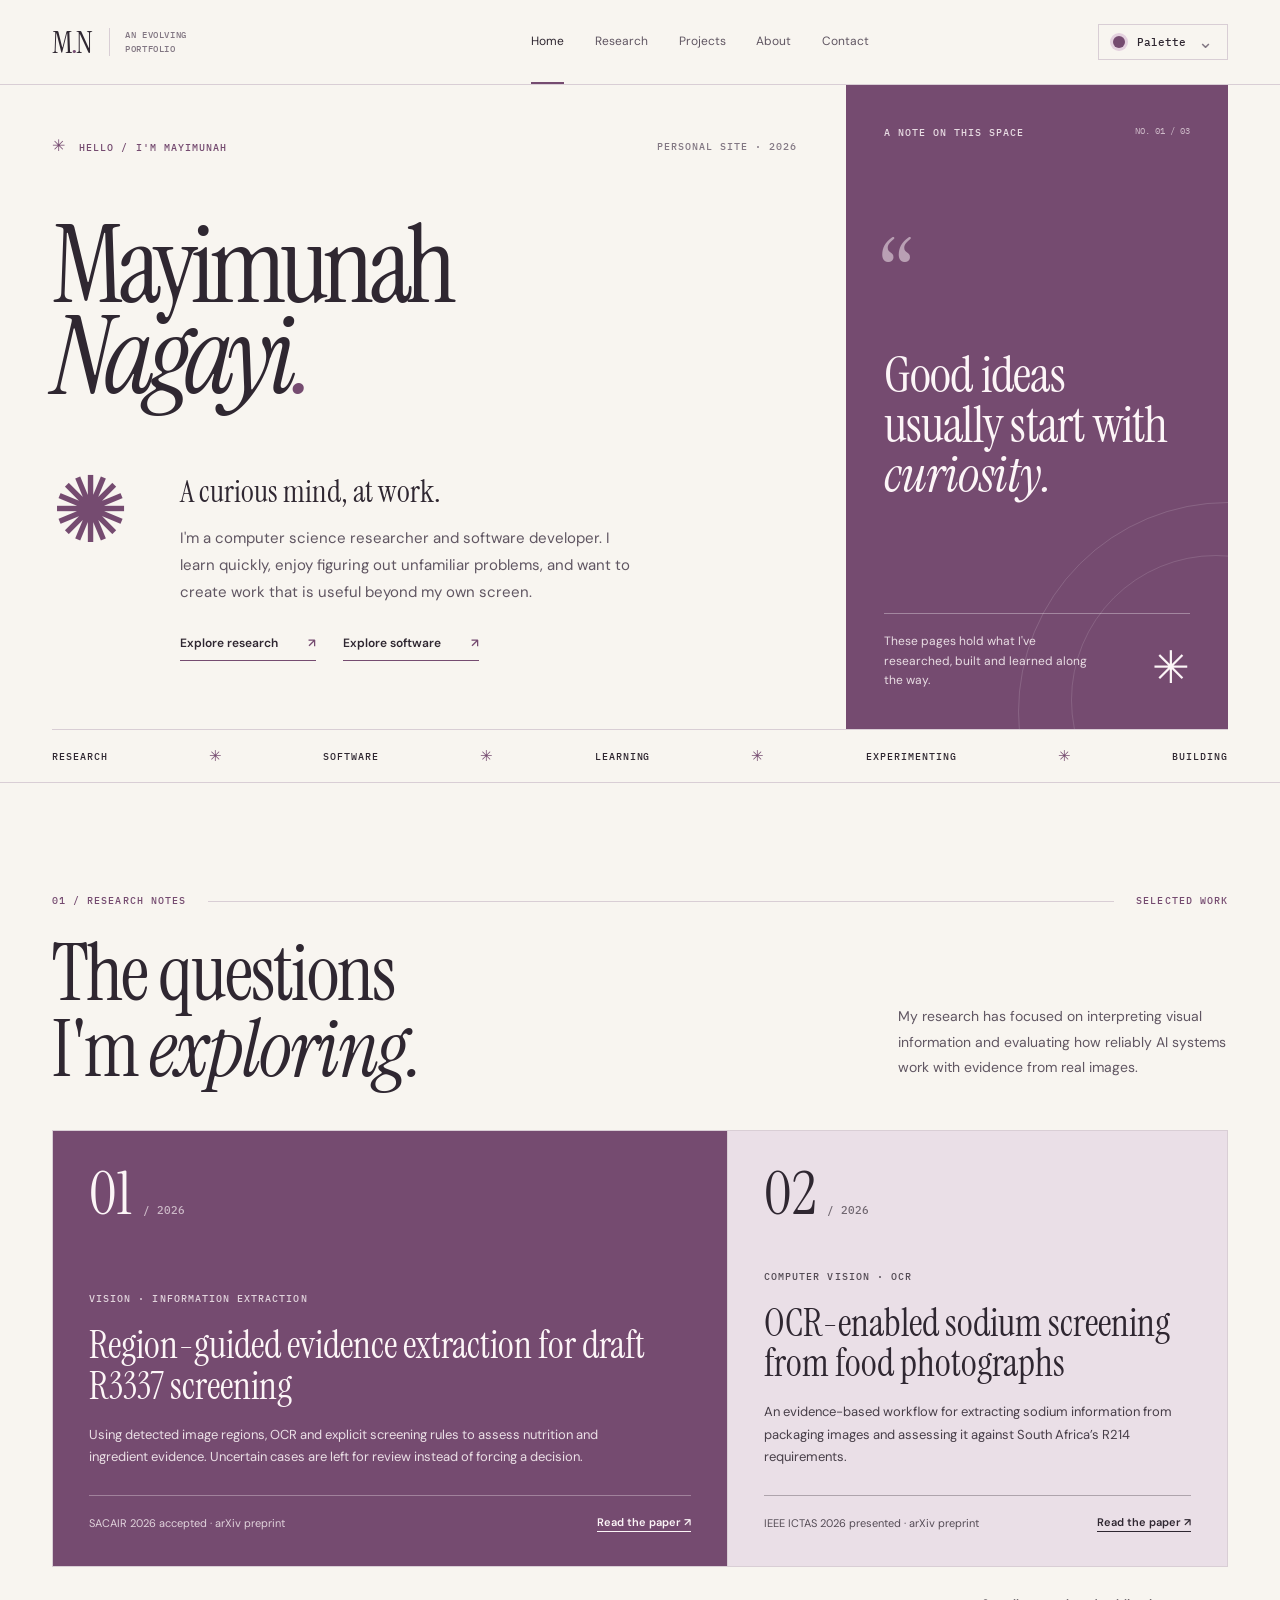
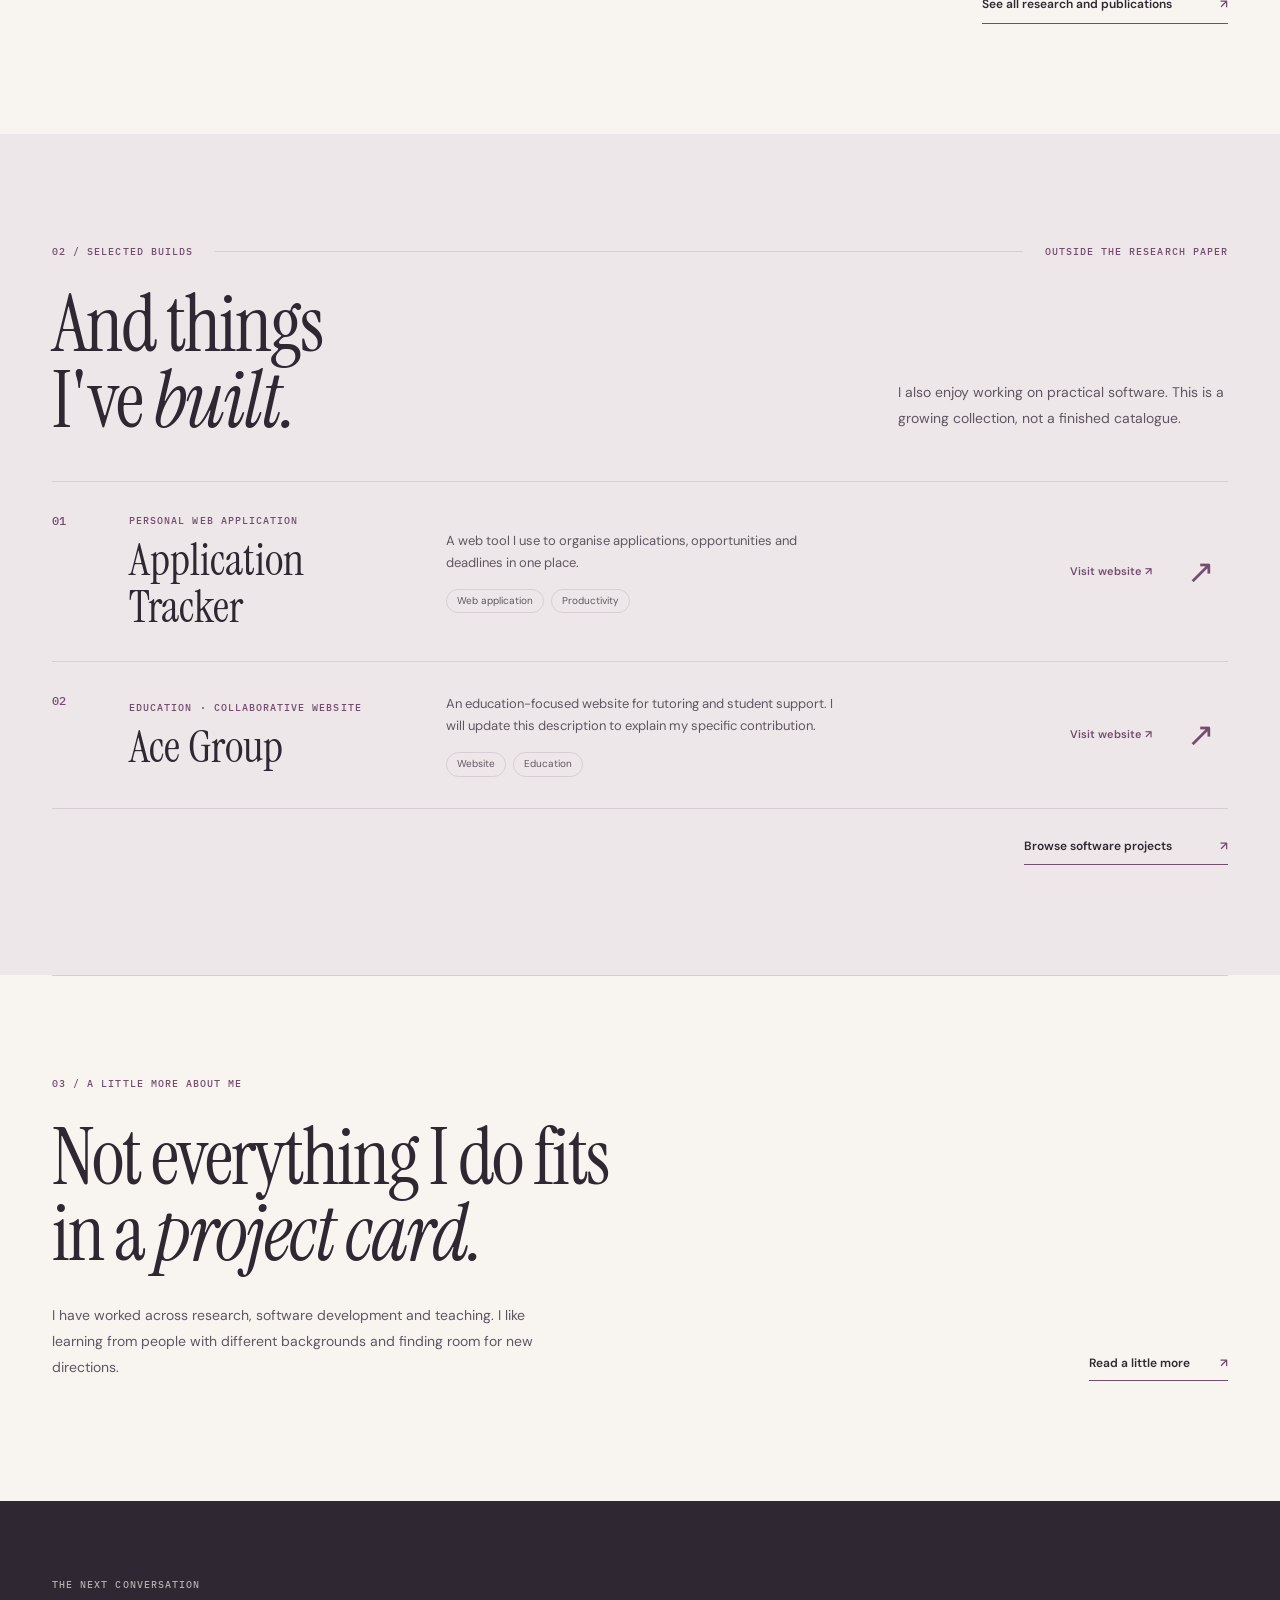
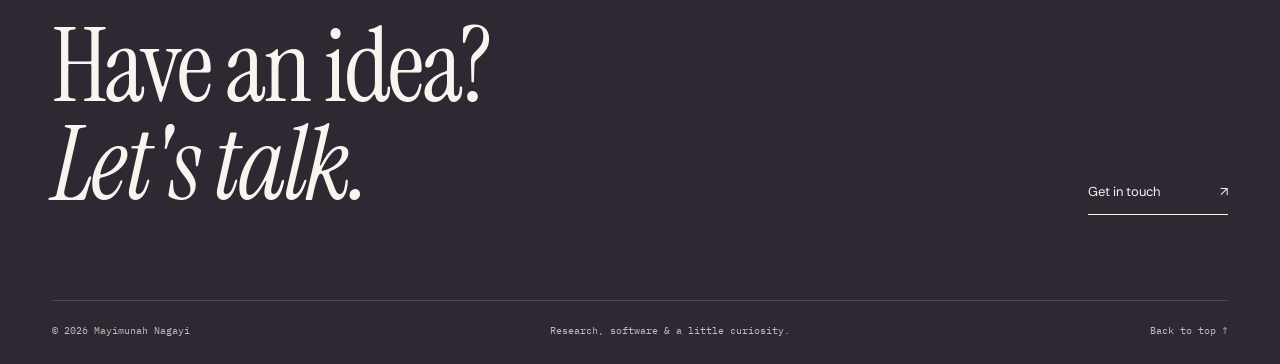
<file: index.html>
<!doctype html>
<html lang="en" data-theme="plum">
<head>
  <meta charset="utf-8">
  <meta name="viewport" content="width=device-width, initial-scale=1">
  <meta name="description" content="Research, software and selected projects by Mayimunah Nagayi.">
  <meta name="theme-color" content="#F8F5F0">
  <title>Home | Mayimunah Nagayi</title>
  <link rel="preconnect" href="https://fonts.googleapis.com">
  <link rel="preconnect" href="https://fonts.gstatic.com" crossorigin>
  <link href="https://fonts.googleapis.com/css2?family=DM+Sans:wght@400;450;500;600;700&family=IBM+Plex+Mono:wght@400;500;600&family=Instrument+Serif:ital@0;1&display=swap" rel="stylesheet">
  <link rel="icon" href="assets/favicon.svg" type="image/svg+xml">
  <link rel="stylesheet" href="css/styles.css">
  <script defer src="js/content.js"></script>
  <script defer src="js/app.js"></script>
</head>
<body>
<a class="skip-link" href="#main">Skip to main content</a>
<header class="site-header">
  <div class="shell header-grid">
    <a class="brand" href="index.html" aria-label="Mayimunah Nagayi homepage"><span class="brand-icon">M<span>.</span>N</span><span class="brand-descriptor">An evolving<br>portfolio</span></a>
    <nav class="desktop-nav" aria-label="Main navigation"><a href="index.html" aria-current="page">Home</a><a href="research.html" >Research</a><a href="projects.html" >Projects</a><a href="about.html" >About</a><a href="contact.html" >Contact</a></nav>
    <div class="header-actions">
      <div class="theme-picker" id="theme-picker">
        <button class="theme-trigger" id="theme-trigger" type="button" aria-expanded="false" aria-controls="theme-menu" aria-label="Choose colour theme"><span class="theme-dot"></span><span class="theme-name">Palette</span><span class="tiny-chevron">⌄</span></button>
        <div class="theme-menu" id="theme-menu" hidden>
          <p class="micro-label">Colour palette</p>
          <button type="button" data-theme-option="plum"><span class="swatch" style="--swatch:#754B70"></span>Cream &amp; plum <span class="selected-mark">✓</span></button>
          <button type="button" data-theme-option="dark"><span class="swatch" style="--swatch:#D4B4CD"></span>Dark plum <span class="selected-mark">✓</span></button>
          <button type="button" data-theme-option="sage"><span class="swatch" style="--swatch:#4A6959"></span>Sage &amp; ivory <span class="selected-mark">✓</span></button>
          <button type="button" data-theme-option="navy"><span class="swatch" style="--swatch:#3E587A"></span>Midnight blue <span class="selected-mark">✓</span></button>
        </div>
      </div>
      <button id="mobile-toggle" class="mobile-toggle" type="button" aria-expanded="false" aria-controls="mobile-nav" aria-label="Open menu"><span></span><span></span></button>
    </div>
  </div>
  <nav class="mobile-nav" id="mobile-nav" aria-label="Mobile navigation" hidden><a href="index.html" aria-current="page">Home</a><a href="research.html" >Research</a><a href="projects.html" >Projects</a><a href="about.html" >About</a><a href="contact.html" >Contact</a></nav>
</header>
<main id="main">
<!-- My homepage is a short introduction. Full details live on dedicated pages. -->
<section class="hero shell" aria-labelledby="home-title">
  <div class="hero-main">
    <div class="hero-topline"><span class="micro-label"><span class="mini-spark">✳</span> HELLO / I'M MAYIMUNAH</span><span class="micro-label hero-edition">PERSONAL SITE · 2026</span></div>
    <h1 id="home-title">Mayimunah<br><em>Nagayi<span class="full-stop">.</span></em></h1>
    <div class="hero-content-row">
      <div class="hero-mark" aria-hidden="true">✺</div>
      <div class="hero-introduction"><p class="hero-sentence">A curious mind, at work.</p><p>I'm a computer science researcher and software developer. I learn quickly, enjoy figuring out unfamiliar problems, and want to create work that is useful beyond my own screen.</p>
      <div class="text-actions"><a class="link-underline" href="research.html">Explore research <span>↗</span></a><a class="link-underline" href="projects.html">Explore software <span>↗</span></a></div></div>
    </div>
  </div>
  <aside class="hero-aside" aria-label="A little about my work">
    <div class="aside-stamp"><span class="micro-label">A NOTE ON THIS SPACE</span><span class="stamped-index">NO. 01 / 03</span></div>
    <div class="aside-quote"><span class="quote-open">“</span><p>Good ideas usually start with <em>curiosity.</em></p></div>
    <div class="aside-bottom"><span>These pages hold what I've researched, built and learned along the way.</span><span class="handmade-star" aria-hidden="true">✳</span></div>
  </aside>
</section>
<div class="ticker" aria-hidden="true"><div class="shell ticker-inner"><span>RESEARCH</span><b>✳</b><span>SOFTWARE</span><b>✳</b><span>LEARNING</span><b>✳</b><span>EXPERIMENTING</span><b>✳</b><span>BUILDING</span></div></div>
<section class="shell section research-preview" aria-labelledby="research-heading">
  <div class="section-eyebrow"><span class="micro-label">01 / RESEARCH NOTES</span><span class="little-rule"></span><span class="micro-label">SELECTED WORK</span></div>
  <div class="editorial-heading"><h2 id="research-heading">The questions<br>I'm <em>exploring.</em></h2><p>My research has focused on interpreting visual information and evaluating how reliably AI systems work with evidence from real images.</p></div>
  <div id="home-research" class="feature-research"></div>
  <div class="end-link"><a href="research.html">See all research and publications <span aria-hidden="true">↗</span></a></div>
</section>
<section class="software-band" aria-labelledby="projects-heading">
  <div class="shell section software-preview">
    <div class="section-eyebrow"><span class="micro-label">02 / SELECTED BUILDS</span><span class="little-rule"></span><span class="micro-label">OUTSIDE THE RESEARCH PAPER</span></div>
    <div class="editorial-heading"><h2 id="projects-heading">And things<br>I've <em>built.</em></h2><p>I also enjoy working on practical software. This is a growing collection, not a finished catalogue.</p></div>
    <div id="home-projects" class="project-index"></div>
    <div class="end-link"><a href="projects.html">Browse software projects <span aria-hidden="true">↗</span></a></div>
  </div>
</section>
<section class="shell closing-note" aria-labelledby="note-heading"><p class="micro-label">03 / A LITTLE MORE ABOUT ME</p><h2 id="note-heading">Not everything I do fits<br>in a <em>project card.</em></h2><div class="closing-columns"><p>I have worked across research, software development and teaching. I like learning from people with different backgrounds and finding room for new directions.</p><a class="link-underline" href="about.html">Read a little more <span>↗</span></a></div></section>
</main>
<footer class="footer">
  <div class="shell footer-top"><div><p class="micro-label">THE NEXT CONVERSATION</p><h2>Have an idea?<br><em>Let's talk.</em></h2></div><a class="footer-contact" href="contact.html">Get in touch <span aria-hidden="true">↗</span></a></div>
  <div class="shell footer-bottom"><span>© <span id="year">2026</span> Mayimunah Nagayi</span><span>Research, software &amp; a little curiosity.</span><a href="#main">Back to top ↑</a></div>
</footer>
</body>
</html>
</file>
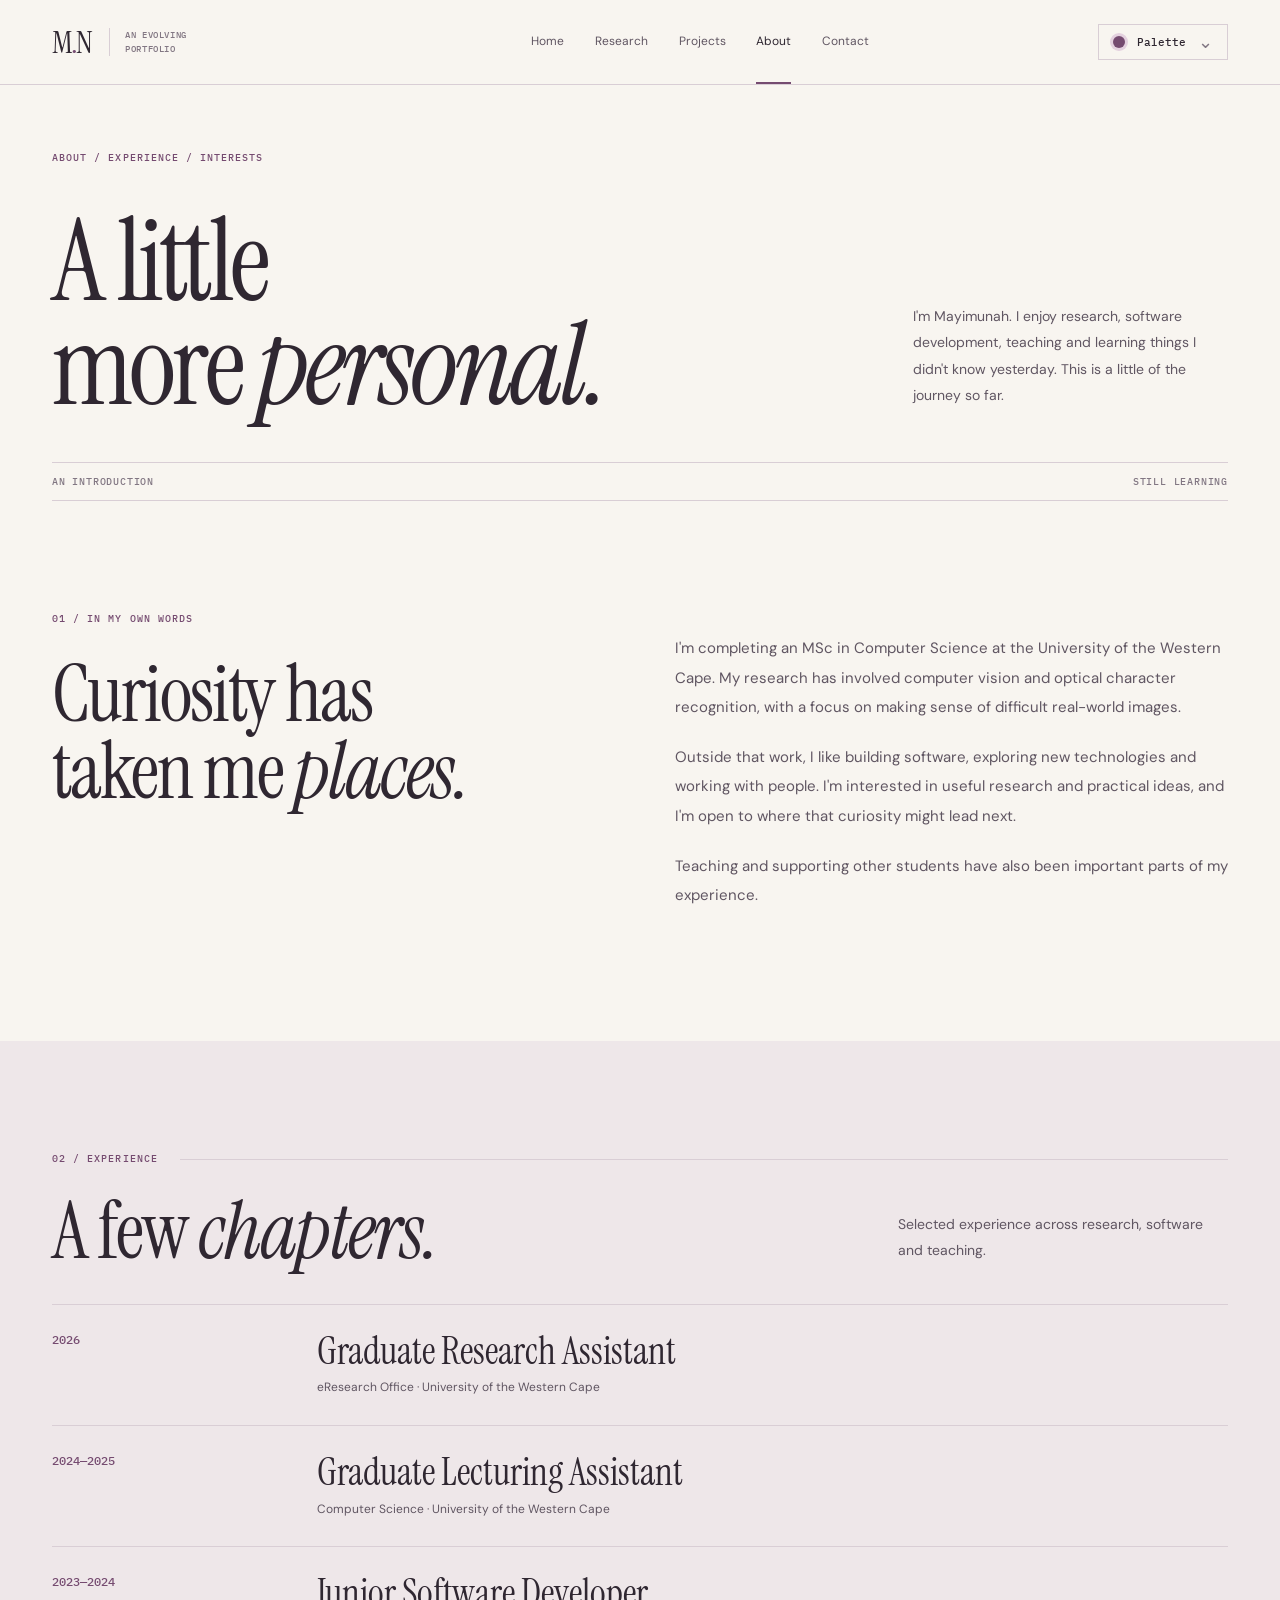
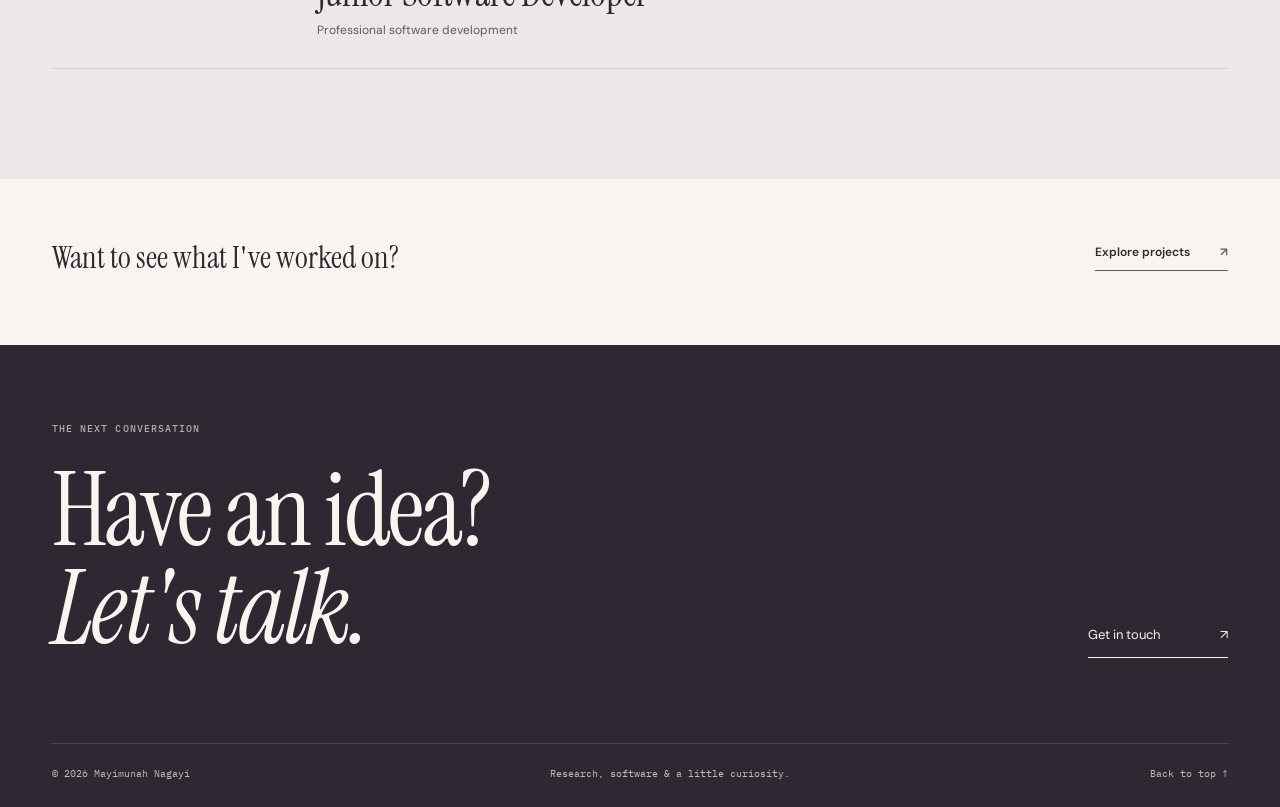
<file: about.html>
<!doctype html>
<html lang="en" data-theme="plum">
<head>
  <meta charset="utf-8">
  <meta name="viewport" content="width=device-width, initial-scale=1">
  <meta name="description" content="Background and selected experience of Mayimunah Nagayi.">
  <meta name="theme-color" content="#F8F5F0">
  <title>About | Mayimunah Nagayi</title>
  <link rel="preconnect" href="https://fonts.googleapis.com">
  <link rel="preconnect" href="https://fonts.gstatic.com" crossorigin>
  <link href="https://fonts.googleapis.com/css2?family=DM+Sans:wght@400;450;500;600;700&family=IBM+Plex+Mono:wght@400;500;600&family=Instrument+Serif:ital@0;1&display=swap" rel="stylesheet">
  <link rel="icon" href="assets/favicon.svg" type="image/svg+xml">
  <link rel="stylesheet" href="css/styles.css">
  <script defer src="js/content.js"></script>
  <script defer src="js/app.js"></script>
</head>
<body>
<a class="skip-link" href="#main">Skip to main content</a>
<header class="site-header">
  <div class="shell header-grid">
    <a class="brand" href="index.html" aria-label="Mayimunah Nagayi homepage"><span class="brand-icon">M<span>.</span>N</span><span class="brand-descriptor">An evolving<br>portfolio</span></a>
    <nav class="desktop-nav" aria-label="Main navigation"><a href="index.html" >Home</a><a href="research.html" >Research</a><a href="projects.html" >Projects</a><a href="about.html" aria-current="page">About</a><a href="contact.html" >Contact</a></nav>
    <div class="header-actions">
      <div class="theme-picker" id="theme-picker">
        <button class="theme-trigger" id="theme-trigger" type="button" aria-expanded="false" aria-controls="theme-menu" aria-label="Choose colour theme"><span class="theme-dot"></span><span class="theme-name">Palette</span><span class="tiny-chevron">⌄</span></button>
        <div class="theme-menu" id="theme-menu" hidden>
          <p class="micro-label">Colour palette</p>
          <button type="button" data-theme-option="plum"><span class="swatch" style="--swatch:#754B70"></span>Cream &amp; plum <span class="selected-mark">✓</span></button>
          <button type="button" data-theme-option="dark"><span class="swatch" style="--swatch:#D4B4CD"></span>Dark plum <span class="selected-mark">✓</span></button>
          <button type="button" data-theme-option="sage"><span class="swatch" style="--swatch:#4A6959"></span>Sage &amp; ivory <span class="selected-mark">✓</span></button>
          <button type="button" data-theme-option="navy"><span class="swatch" style="--swatch:#3E587A"></span>Midnight blue <span class="selected-mark">✓</span></button>
        </div>
      </div>
      <button id="mobile-toggle" class="mobile-toggle" type="button" aria-expanded="false" aria-controls="mobile-nav" aria-label="Open menu"><span></span><span></span></button>
    </div>
  </div>
  <nav class="mobile-nav" id="mobile-nav" aria-label="Mobile navigation" hidden><a href="index.html" >Home</a><a href="research.html" >Research</a><a href="projects.html" >Projects</a><a href="about.html" aria-current="page">About</a><a href="contact.html" >Contact</a></nav>
</header>
<main id="main">
<section class="page-masthead shell"><div class="micro-label">ABOUT / EXPERIENCE / INTERESTS</div><div class="masthead-row"><h1>A little<br>more <em>personal.</em></h1><p>I'm Mayimunah. I enjoy research, software development, teaching and learning things I didn't know yesterday. This is a little of the journey so far.</p></div><div class="masthead-tail"><span>AN INTRODUCTION</span><span>STILL LEARNING</span></div></section>
<section class="shell about-grid section"><div><p class="micro-label">01 / IN MY OWN WORDS</p><h2>Curiosity has<br>taken me <em>places.</em></h2></div><div class="about-prose"><p>I'm completing an MSc in Computer Science at the University of the Western Cape. My research has involved computer vision and optical character recognition, with a focus on making sense of difficult real-world images.</p><p>Outside that work, I like building software, exploring new technologies and working with people. I'm interested in useful research and practical ideas, and I'm open to where that curiosity might lead next.</p><p>Teaching and supporting other students have also been important parts of my experience.</p></div></section>
<section class="timeline-band" aria-labelledby="timeline-title"><div class="shell section"><div class="section-eyebrow"><span class="micro-label">02 / EXPERIENCE</span><span class="little-rule"></span></div><div class="editorial-heading compact"><h2 id="timeline-title">A few <em>chapters.</em></h2><p>Selected experience across research, software and teaching.</p></div><div class="experience-list"><article><span>2026</span><div><h3>Graduate Research Assistant</h3><p>eResearch Office · University of the Western Cape</p></div></article><article><span>2024—2025</span><div><h3>Graduate Lecturing Assistant</h3><p>Computer Science · University of the Western Cape</p></div></article><article><span>2023—2024</span><div><h3>Junior Software Developer</h3><p>Professional software development</p></div></article></div></div></section>
<section class="shell between-pages"><p>Want to see what I've worked on?</p><a class="link-underline" href="projects.html">Explore projects <span>↗</span></a></section>
</main>
<footer class="footer">
  <div class="shell footer-top"><div><p class="micro-label">THE NEXT CONVERSATION</p><h2>Have an idea?<br><em>Let's talk.</em></h2></div><a class="footer-contact" href="contact.html">Get in touch <span aria-hidden="true">↗</span></a></div>
  <div class="shell footer-bottom"><span>© <span id="year">2026</span> Mayimunah Nagayi</span><span>Research, software &amp; a little curiosity.</span><a href="#main">Back to top ↑</a></div>
</footer>
</body>
</html>
</file>
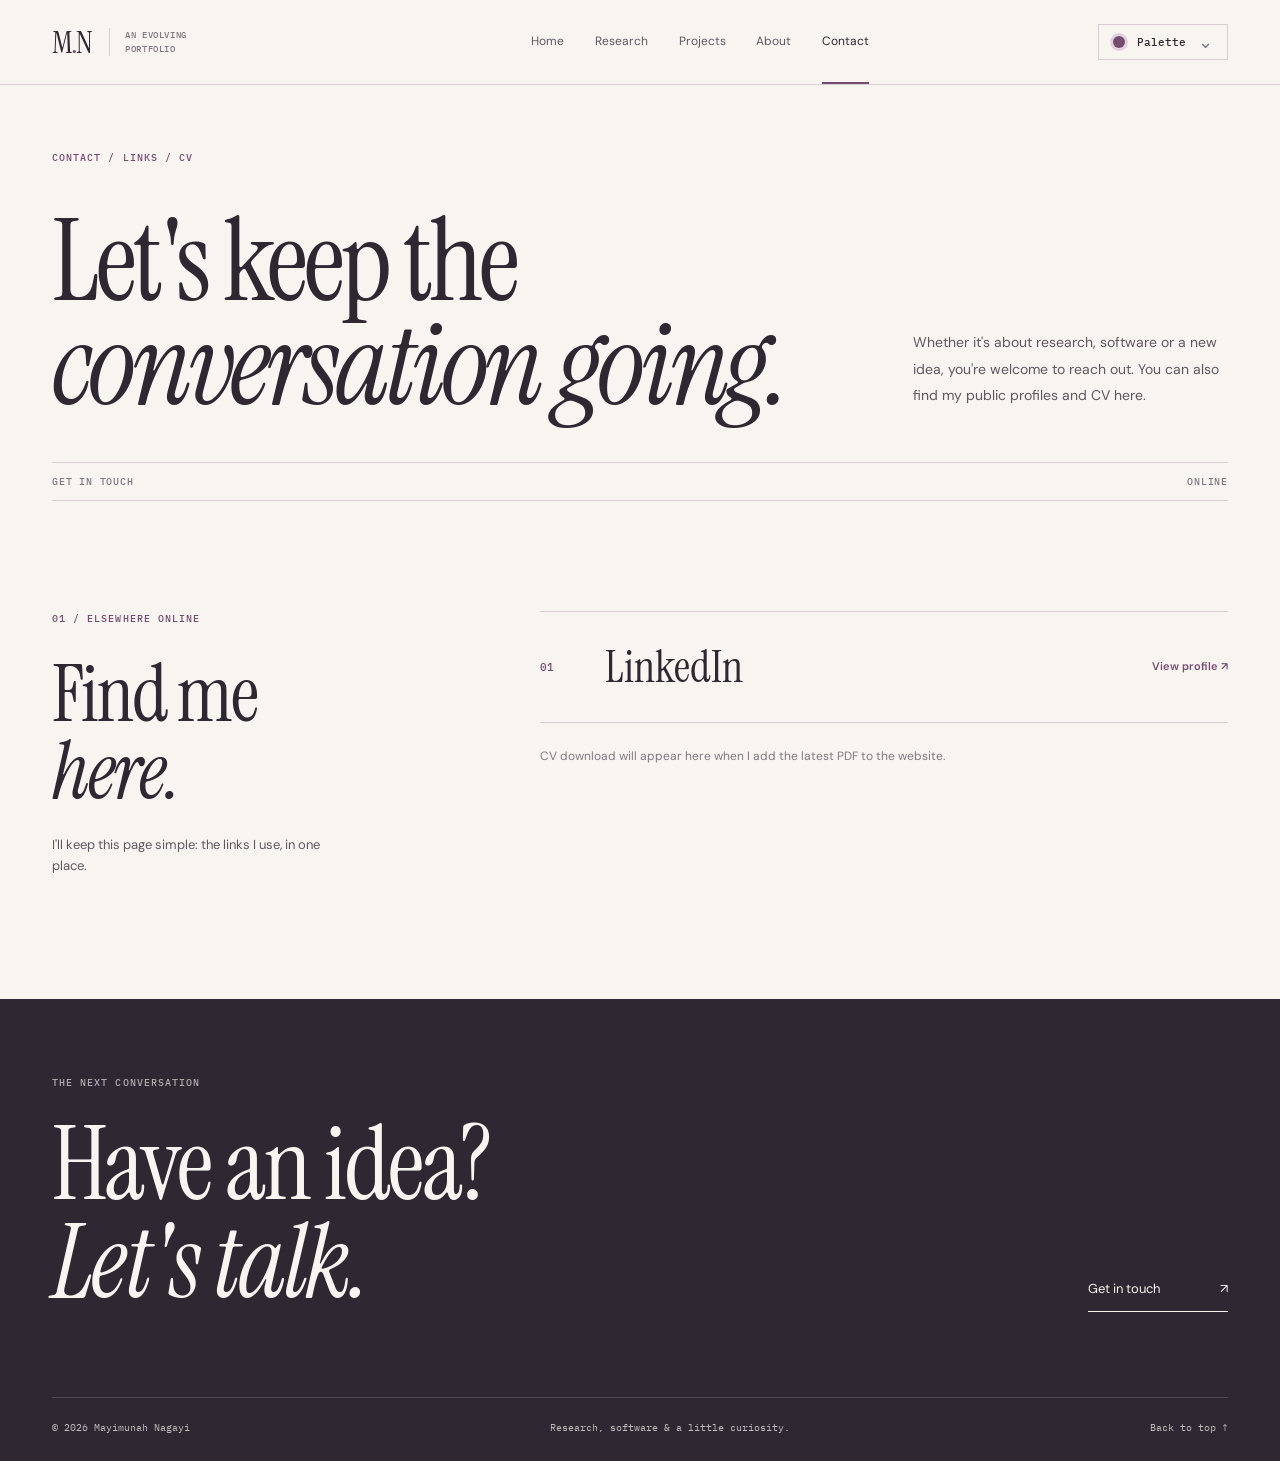
<file: contact.html>
<!doctype html>
<html lang="en" data-theme="plum">
<head>
  <meta charset="utf-8">
  <meta name="viewport" content="width=device-width, initial-scale=1">
  <meta name="description" content="Contact links and curriculum vitae for Mayimunah Nagayi.">
  <meta name="theme-color" content="#F8F5F0">
  <title>Contact | Mayimunah Nagayi</title>
  <link rel="preconnect" href="https://fonts.googleapis.com">
  <link rel="preconnect" href="https://fonts.gstatic.com" crossorigin>
  <link href="https://fonts.googleapis.com/css2?family=DM+Sans:wght@400;450;500;600;700&family=IBM+Plex+Mono:wght@400;500;600&family=Instrument+Serif:ital@0;1&display=swap" rel="stylesheet">
  <link rel="icon" href="assets/favicon.svg" type="image/svg+xml">
  <link rel="stylesheet" href="css/styles.css">
  <script defer src="js/content.js"></script>
  <script defer src="js/app.js"></script>
</head>
<body>
<a class="skip-link" href="#main">Skip to main content</a>
<header class="site-header">
  <div class="shell header-grid">
    <a class="brand" href="index.html" aria-label="Mayimunah Nagayi homepage"><span class="brand-icon">M<span>.</span>N</span><span class="brand-descriptor">An evolving<br>portfolio</span></a>
    <nav class="desktop-nav" aria-label="Main navigation"><a href="index.html" >Home</a><a href="research.html" >Research</a><a href="projects.html" >Projects</a><a href="about.html" >About</a><a href="contact.html" aria-current="page">Contact</a></nav>
    <div class="header-actions">
      <div class="theme-picker" id="theme-picker">
        <button class="theme-trigger" id="theme-trigger" type="button" aria-expanded="false" aria-controls="theme-menu" aria-label="Choose colour theme"><span class="theme-dot"></span><span class="theme-name">Palette</span><span class="tiny-chevron">⌄</span></button>
        <div class="theme-menu" id="theme-menu" hidden>
          <p class="micro-label">Colour palette</p>
          <button type="button" data-theme-option="plum"><span class="swatch" style="--swatch:#754B70"></span>Cream &amp; plum <span class="selected-mark">✓</span></button>
          <button type="button" data-theme-option="dark"><span class="swatch" style="--swatch:#D4B4CD"></span>Dark plum <span class="selected-mark">✓</span></button>
          <button type="button" data-theme-option="sage"><span class="swatch" style="--swatch:#4A6959"></span>Sage &amp; ivory <span class="selected-mark">✓</span></button>
          <button type="button" data-theme-option="navy"><span class="swatch" style="--swatch:#3E587A"></span>Midnight blue <span class="selected-mark">✓</span></button>
        </div>
      </div>
      <button id="mobile-toggle" class="mobile-toggle" type="button" aria-expanded="false" aria-controls="mobile-nav" aria-label="Open menu"><span></span><span></span></button>
    </div>
  </div>
  <nav class="mobile-nav" id="mobile-nav" aria-label="Mobile navigation" hidden><a href="index.html" >Home</a><a href="research.html" >Research</a><a href="projects.html" >Projects</a><a href="about.html" >About</a><a href="contact.html" aria-current="page">Contact</a></nav>
</header>
<main id="main">
<section class="page-masthead shell"><div class="micro-label">CONTACT / LINKS / CV</div><div class="masthead-row"><h1>Let's keep the<br><em>conversation going.</em></h1><p>Whether it's about research, software or a new idea, you're welcome to reach out. You can also find my public profiles and CV here.</p></div><div class="masthead-tail"><span>GET IN TOUCH</span><span>ONLINE</span></div></section>
<section class="shell contact-grid section"><div class="contact-aside"><p class="micro-label">01 / ELSEWHERE ONLINE</p><h2>Find me<br><em>here.</em></h2><p>I'll keep this page simple: the links I use, in one place.</p></div><div class="contact-links"><a id="linkedin-link" class="contact-row" target="_blank" rel="noopener noreferrer" hidden><span>01</span><strong>LinkedIn</strong><span>View profile ↗</span></a><a id="github-link" class="contact-row" target="_blank" rel="noopener noreferrer" hidden><span>02</span><strong>GitHub</strong><span>View code ↗</span></a><a id="email-link" class="contact-row" hidden><span>03</span><strong>Email</strong><span>Write a message ↗</span></a><a id="cv-link" class="contact-row" download hidden><span>04</span><strong>Curriculum vitae</strong><span>Download PDF ↓</span></a><p id="cv-note" class="contact-note">CV download will appear here when I add the latest PDF to the website.</p></div></section>
</main>
<footer class="footer">
  <div class="shell footer-top"><div><p class="micro-label">THE NEXT CONVERSATION</p><h2>Have an idea?<br><em>Let's talk.</em></h2></div><a class="footer-contact" href="contact.html">Get in touch <span aria-hidden="true">↗</span></a></div>
  <div class="shell footer-bottom"><span>© <span id="year">2026</span> Mayimunah Nagayi</span><span>Research, software &amp; a little curiosity.</span><a href="#main">Back to top ↑</a></div>
</footer>
</body>
</html>
</file>
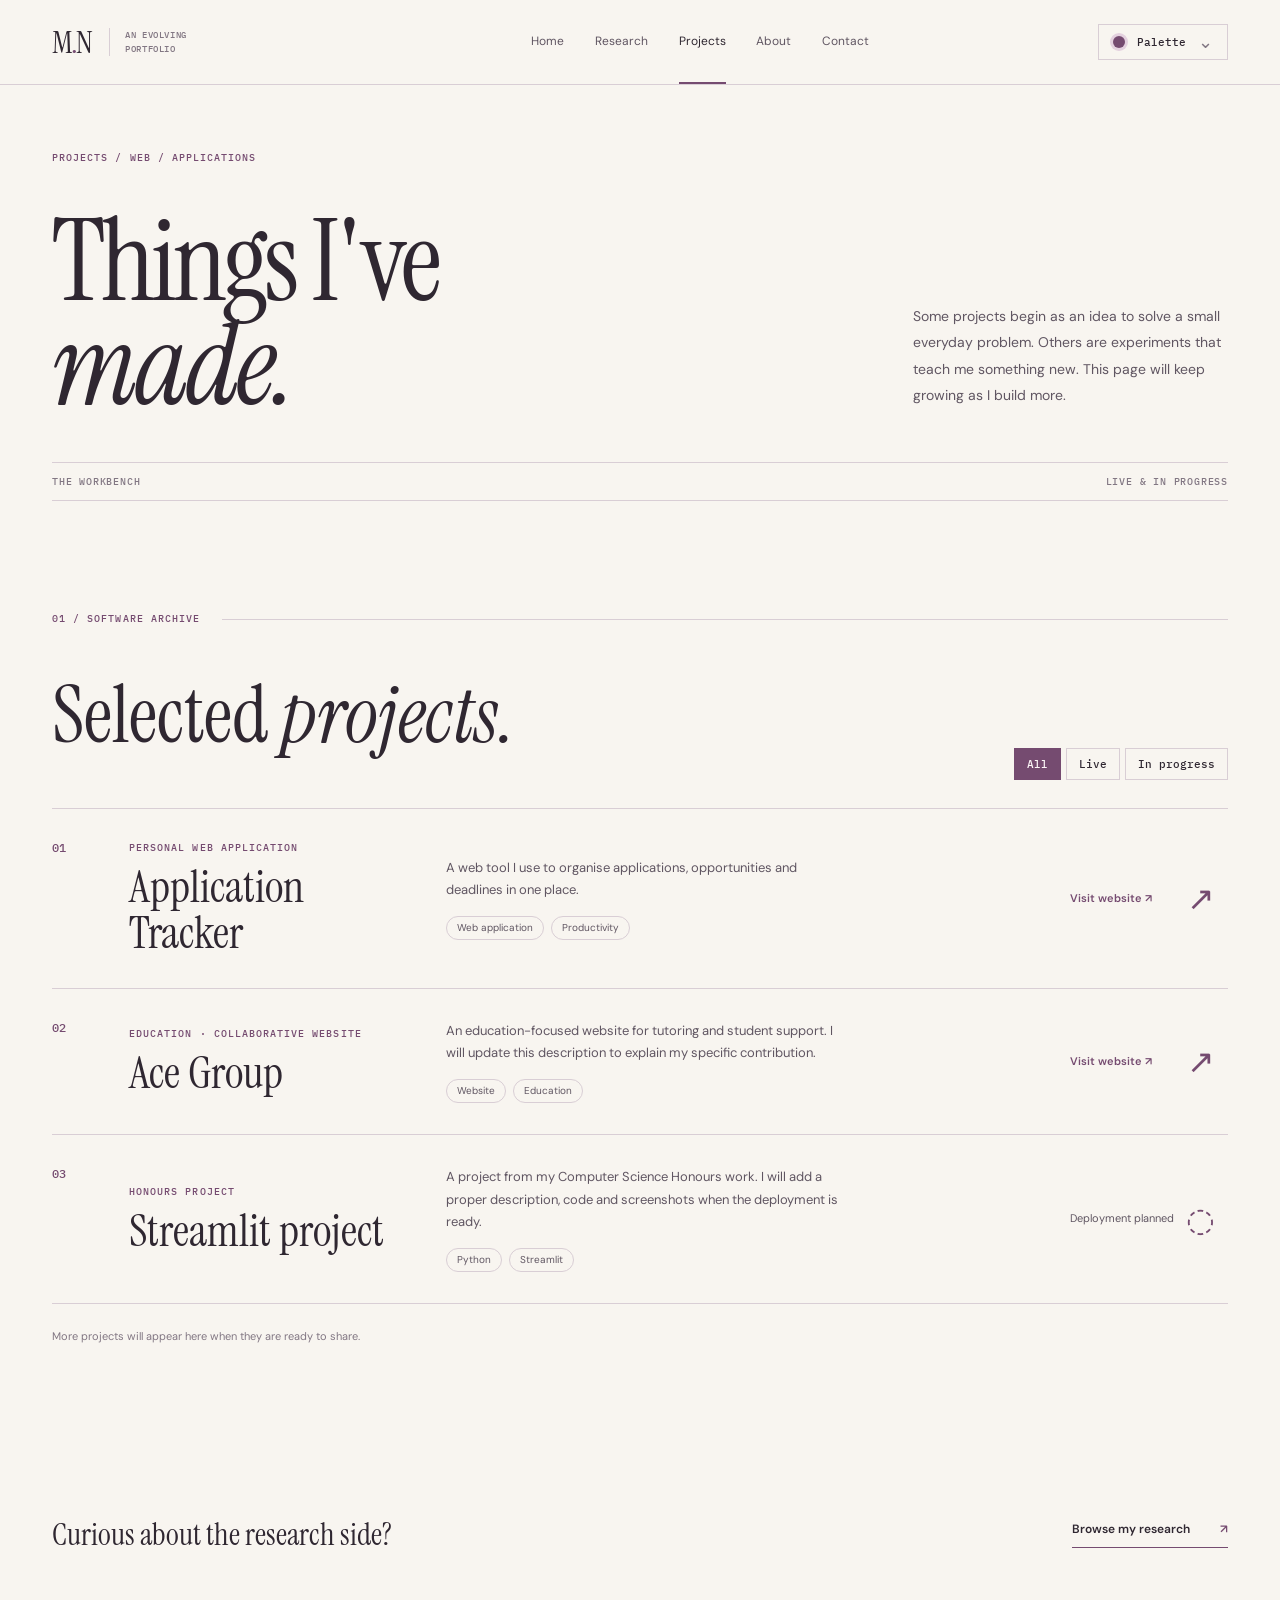
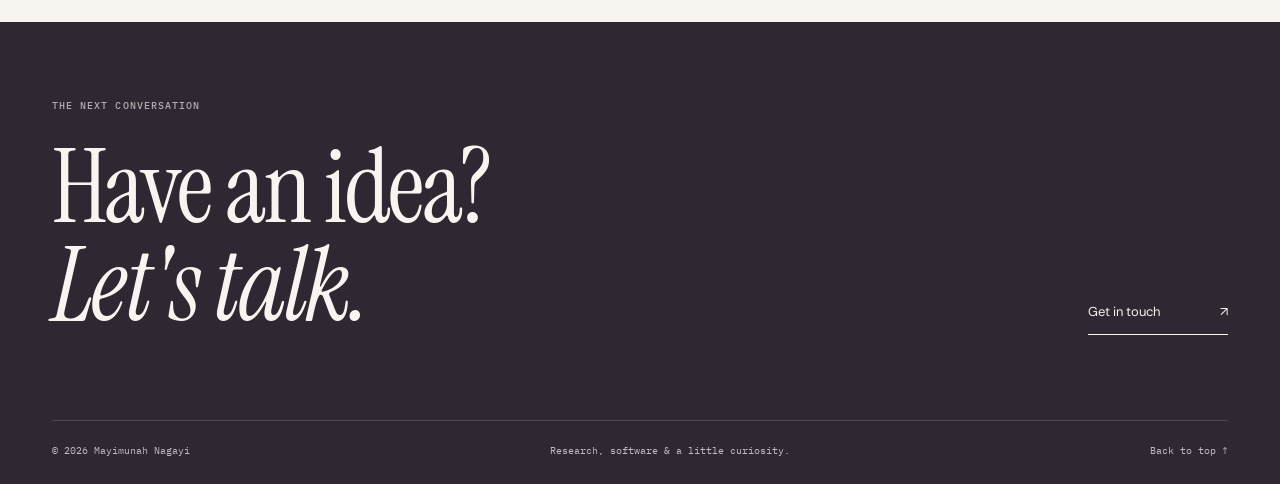
<file: projects.html>
<!doctype html>
<html lang="en" data-theme="plum">
<head>
  <meta charset="utf-8">
  <meta name="viewport" content="width=device-width, initial-scale=1">
  <meta name="description" content="Websites and software projects by Mayimunah Nagayi.">
  <meta name="theme-color" content="#F8F5F0">
  <title>Software Projects | Mayimunah Nagayi</title>
  <link rel="preconnect" href="https://fonts.googleapis.com">
  <link rel="preconnect" href="https://fonts.gstatic.com" crossorigin>
  <link href="https://fonts.googleapis.com/css2?family=DM+Sans:wght@400;450;500;600;700&family=IBM+Plex+Mono:wght@400;500;600&family=Instrument+Serif:ital@0;1&display=swap" rel="stylesheet">
  <link rel="icon" href="assets/favicon.svg" type="image/svg+xml">
  <link rel="stylesheet" href="css/styles.css">
  <script defer src="js/content.js"></script>
  <script defer src="js/app.js"></script>
</head>
<body>
<a class="skip-link" href="#main">Skip to main content</a>
<header class="site-header">
  <div class="shell header-grid">
    <a class="brand" href="index.html" aria-label="Mayimunah Nagayi homepage"><span class="brand-icon">M<span>.</span>N</span><span class="brand-descriptor">An evolving<br>portfolio</span></a>
    <nav class="desktop-nav" aria-label="Main navigation"><a href="index.html" >Home</a><a href="research.html" >Research</a><a href="projects.html" aria-current="page">Projects</a><a href="about.html" >About</a><a href="contact.html" >Contact</a></nav>
    <div class="header-actions">
      <div class="theme-picker" id="theme-picker">
        <button class="theme-trigger" id="theme-trigger" type="button" aria-expanded="false" aria-controls="theme-menu" aria-label="Choose colour theme"><span class="theme-dot"></span><span class="theme-name">Palette</span><span class="tiny-chevron">⌄</span></button>
        <div class="theme-menu" id="theme-menu" hidden>
          <p class="micro-label">Colour palette</p>
          <button type="button" data-theme-option="plum"><span class="swatch" style="--swatch:#754B70"></span>Cream &amp; plum <span class="selected-mark">✓</span></button>
          <button type="button" data-theme-option="dark"><span class="swatch" style="--swatch:#D4B4CD"></span>Dark plum <span class="selected-mark">✓</span></button>
          <button type="button" data-theme-option="sage"><span class="swatch" style="--swatch:#4A6959"></span>Sage &amp; ivory <span class="selected-mark">✓</span></button>
          <button type="button" data-theme-option="navy"><span class="swatch" style="--swatch:#3E587A"></span>Midnight blue <span class="selected-mark">✓</span></button>
        </div>
      </div>
      <button id="mobile-toggle" class="mobile-toggle" type="button" aria-expanded="false" aria-controls="mobile-nav" aria-label="Open menu"><span></span><span></span></button>
    </div>
  </div>
  <nav class="mobile-nav" id="mobile-nav" aria-label="Mobile navigation" hidden><a href="index.html" >Home</a><a href="research.html" >Research</a><a href="projects.html" aria-current="page">Projects</a><a href="about.html" >About</a><a href="contact.html" >Contact</a></nav>
</header>
<main id="main">
<section class="page-masthead shell"><div class="micro-label">PROJECTS / WEB / APPLICATIONS</div><div class="masthead-row"><h1>Things I've<br><em>made.</em></h1><p>Some projects begin as an idea to solve a small everyday problem. Others are experiments that teach me something new. This page will keep growing as I build more.</p></div><div class="masthead-tail"><span>THE WORKBENCH</span><span>LIVE &amp; IN PROGRESS</span></div></section>
<section class="shell section page-list-section" aria-labelledby="project-list-title"><div class="section-eyebrow"><span class="micro-label">01 / SOFTWARE ARCHIVE</span><span class="little-rule"></span></div><div class="projects-head"><h2 id="project-list-title">Selected <em>projects.</em></h2><div class="filter-group" aria-label="Filter projects"><button type="button" class="filter-button" data-filter="all" aria-pressed="true">All</button><button type="button" class="filter-button" data-filter="live" aria-pressed="false">Live</button><button type="button" class="filter-button" data-filter="in-progress" aria-pressed="false">In progress</button></div></div><div id="projects-list" class="projects-list"></div><p class="project-hint">More projects will appear here when they are ready to share.</p></section>
<section class="shell between-pages"><p>Curious about the research side?</p><a class="link-underline" href="research.html">Browse my research <span>↗</span></a></section>
</main>
<footer class="footer">
  <div class="shell footer-top"><div><p class="micro-label">THE NEXT CONVERSATION</p><h2>Have an idea?<br><em>Let's talk.</em></h2></div><a class="footer-contact" href="contact.html">Get in touch <span aria-hidden="true">↗</span></a></div>
  <div class="shell footer-bottom"><span>© <span id="year">2026</span> Mayimunah Nagayi</span><span>Research, software &amp; a little curiosity.</span><a href="#main">Back to top ↑</a></div>
</footer>
</body>
</html>
</file>
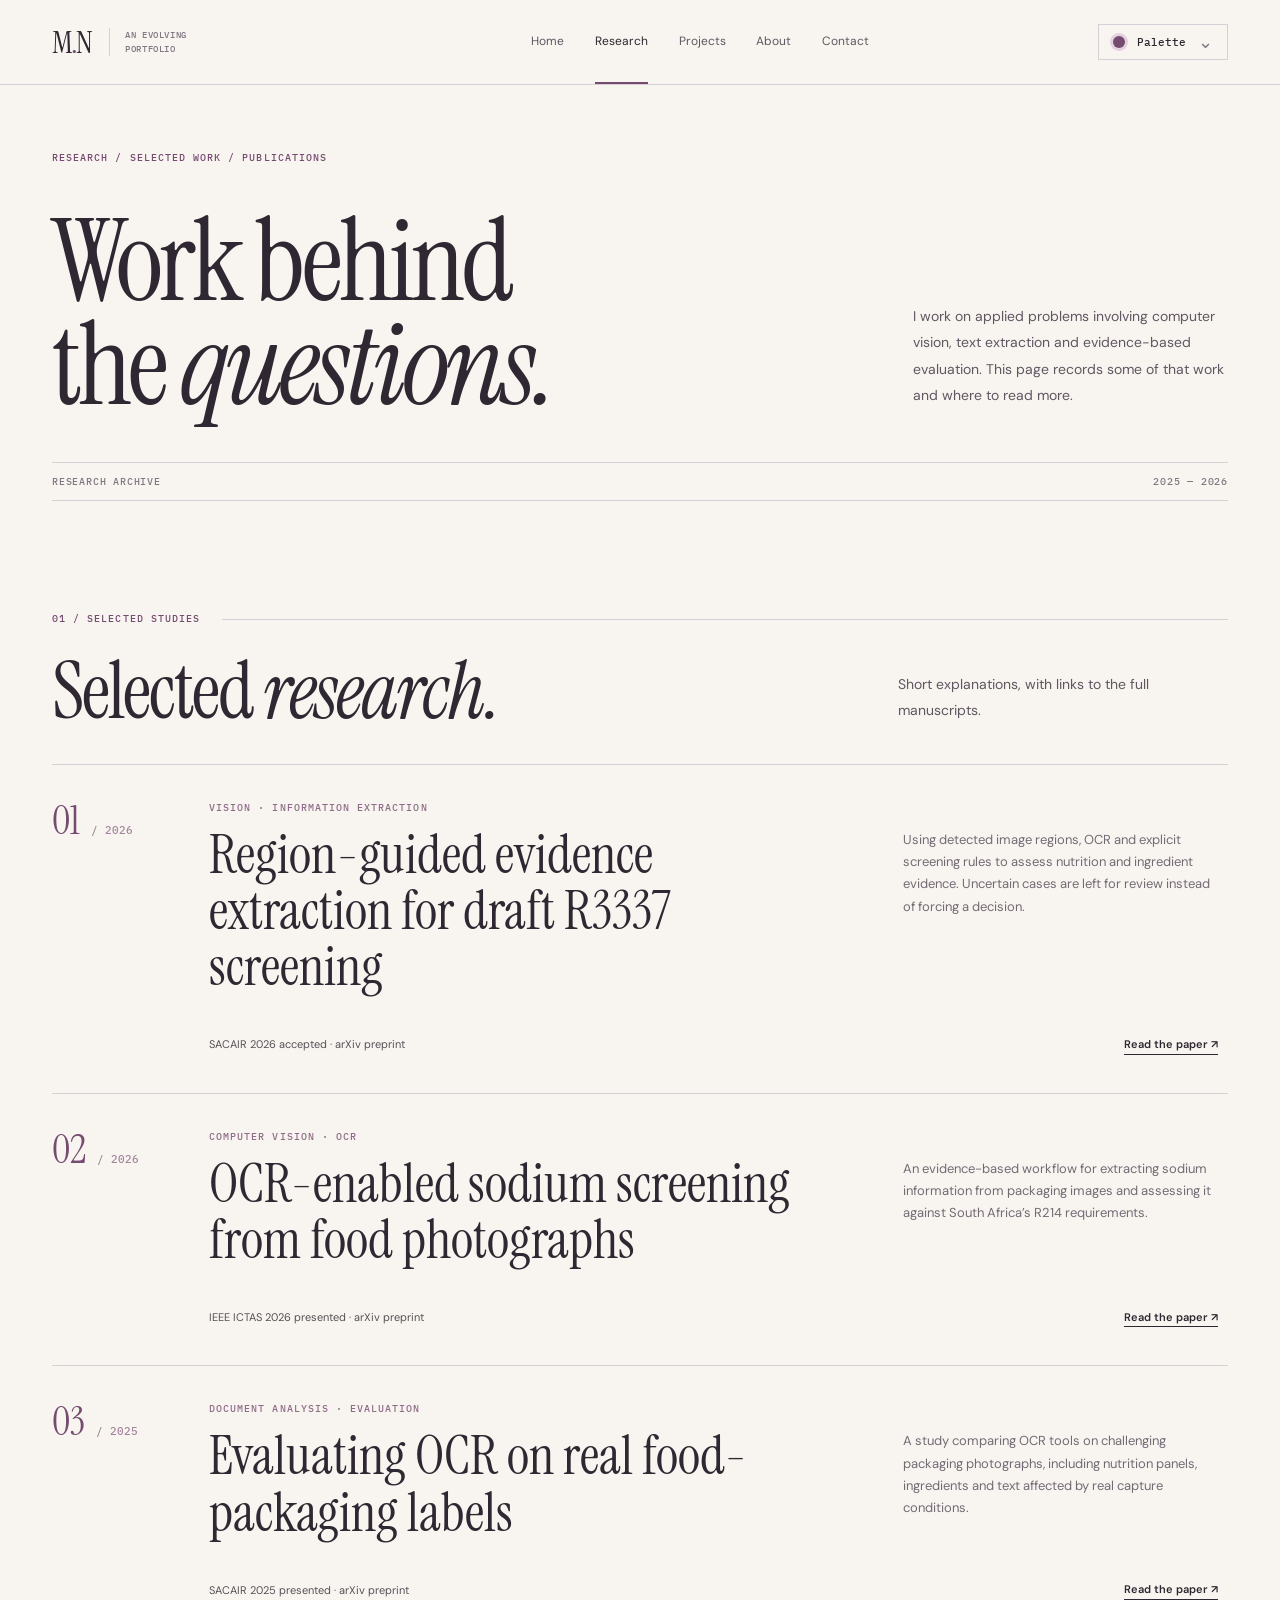
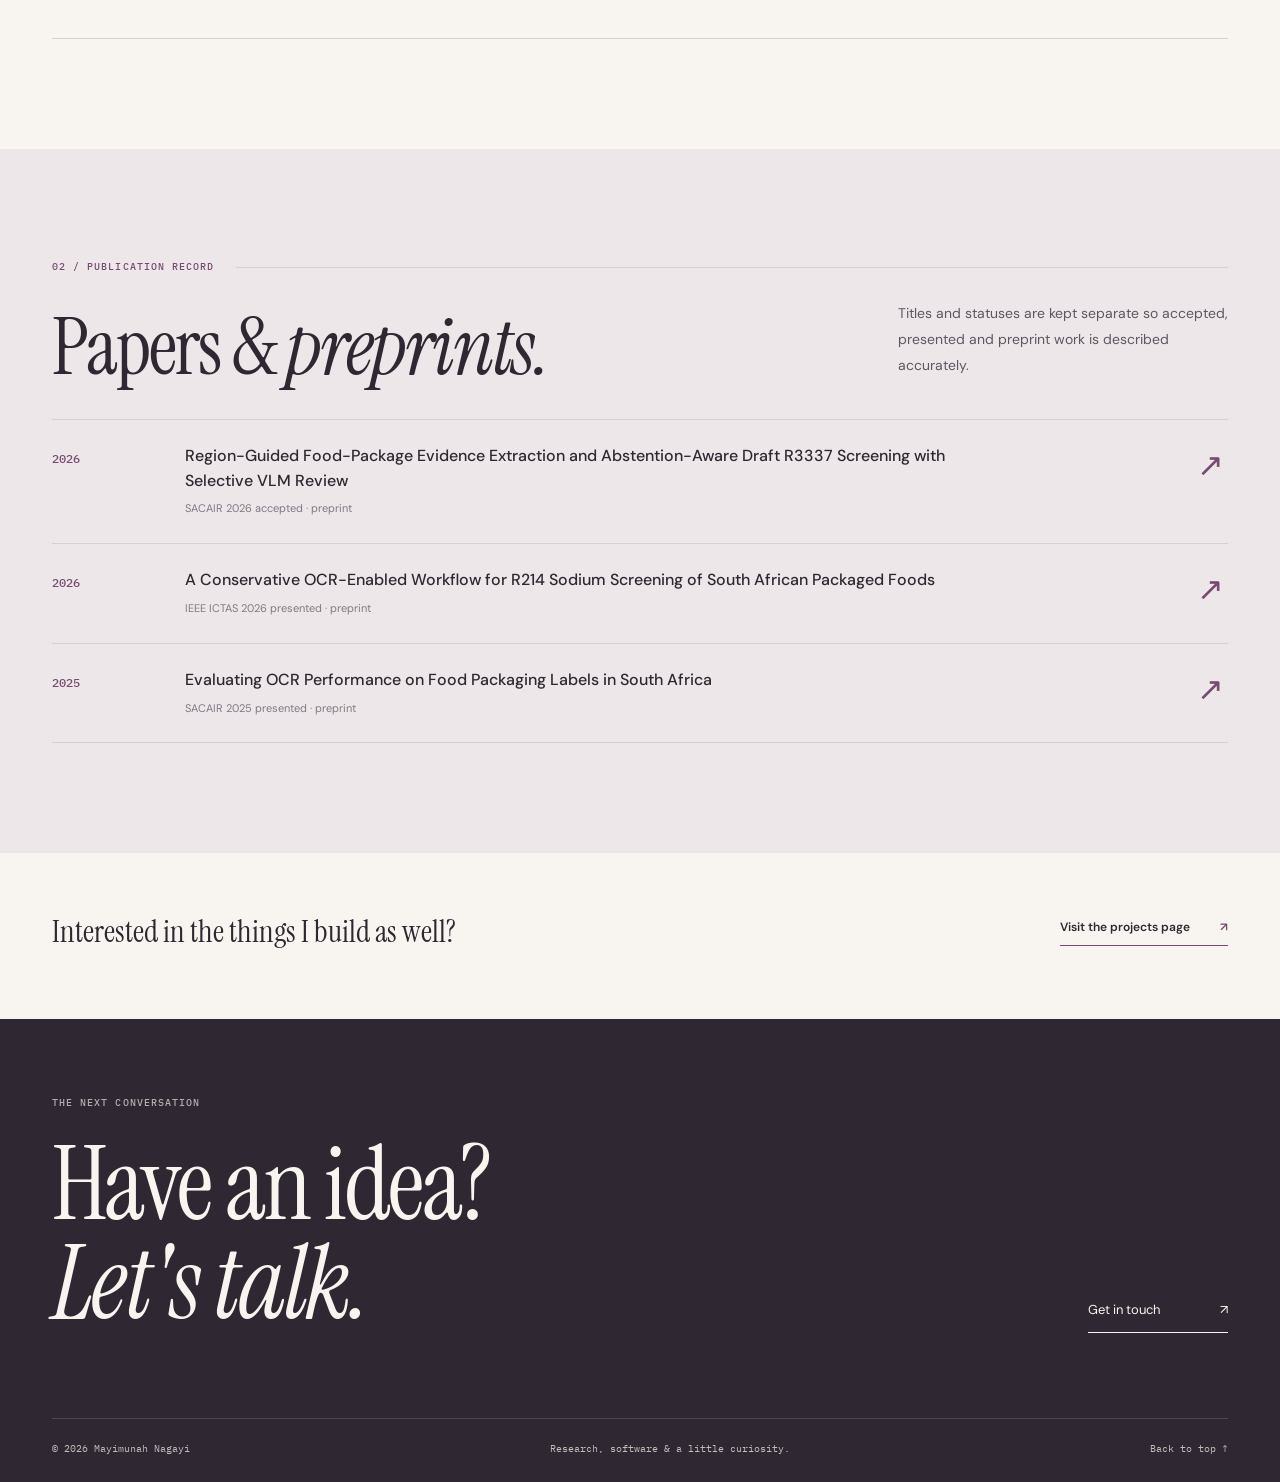
<file: research.html>
<!doctype html>
<html lang="en" data-theme="plum">
<head>
  <meta charset="utf-8">
  <meta name="viewport" content="width=device-width, initial-scale=1">
  <meta name="description" content="Selected computer vision and OCR research by Mayimunah Nagayi.">
  <meta name="theme-color" content="#F8F5F0">
  <title>Research &amp; Publications | Mayimunah Nagayi</title>
  <link rel="preconnect" href="https://fonts.googleapis.com">
  <link rel="preconnect" href="https://fonts.gstatic.com" crossorigin>
  <link href="https://fonts.googleapis.com/css2?family=DM+Sans:wght@400;450;500;600;700&family=IBM+Plex+Mono:wght@400;500;600&family=Instrument+Serif:ital@0;1&display=swap" rel="stylesheet">
  <link rel="icon" href="assets/favicon.svg" type="image/svg+xml">
  <link rel="stylesheet" href="css/styles.css">
  <script defer src="js/content.js"></script>
  <script defer src="js/app.js"></script>
</head>
<body>
<a class="skip-link" href="#main">Skip to main content</a>
<header class="site-header">
  <div class="shell header-grid">
    <a class="brand" href="index.html" aria-label="Mayimunah Nagayi homepage"><span class="brand-icon">M<span>.</span>N</span><span class="brand-descriptor">An evolving<br>portfolio</span></a>
    <nav class="desktop-nav" aria-label="Main navigation"><a href="index.html" >Home</a><a href="research.html" aria-current="page">Research</a><a href="projects.html" >Projects</a><a href="about.html" >About</a><a href="contact.html" >Contact</a></nav>
    <div class="header-actions">
      <div class="theme-picker" id="theme-picker">
        <button class="theme-trigger" id="theme-trigger" type="button" aria-expanded="false" aria-controls="theme-menu" aria-label="Choose colour theme"><span class="theme-dot"></span><span class="theme-name">Palette</span><span class="tiny-chevron">⌄</span></button>
        <div class="theme-menu" id="theme-menu" hidden>
          <p class="micro-label">Colour palette</p>
          <button type="button" data-theme-option="plum"><span class="swatch" style="--swatch:#754B70"></span>Cream &amp; plum <span class="selected-mark">✓</span></button>
          <button type="button" data-theme-option="dark"><span class="swatch" style="--swatch:#D4B4CD"></span>Dark plum <span class="selected-mark">✓</span></button>
          <button type="button" data-theme-option="sage"><span class="swatch" style="--swatch:#4A6959"></span>Sage &amp; ivory <span class="selected-mark">✓</span></button>
          <button type="button" data-theme-option="navy"><span class="swatch" style="--swatch:#3E587A"></span>Midnight blue <span class="selected-mark">✓</span></button>
        </div>
      </div>
      <button id="mobile-toggle" class="mobile-toggle" type="button" aria-expanded="false" aria-controls="mobile-nav" aria-label="Open menu"><span></span><span></span></button>
    </div>
  </div>
  <nav class="mobile-nav" id="mobile-nav" aria-label="Mobile navigation" hidden><a href="index.html" >Home</a><a href="research.html" aria-current="page">Research</a><a href="projects.html" >Projects</a><a href="about.html" >About</a><a href="contact.html" >Contact</a></nav>
</header>
<main id="main">
<section class="page-masthead shell"><div class="micro-label">RESEARCH / SELECTED WORK / PUBLICATIONS</div><div class="masthead-row"><h1>Work behind<br>the <em>questions.</em></h1><p>I work on applied problems involving computer vision, text extraction and evidence-based evaluation. This page records some of that work and where to read more.</p></div><div class="masthead-tail"><span>RESEARCH ARCHIVE</span><span>2025 — 2026</span></div></section>
<section class="shell section page-list-section" aria-labelledby="research-list-title"><div class="section-eyebrow"><span class="micro-label">01 / SELECTED STUDIES</span><span class="little-rule"></span></div><div class="editorial-heading compact"><h2 id="research-list-title">Selected <em>research.</em></h2><p>Short explanations, with links to the full manuscripts.</p></div><div id="research-list" class="research-list"></div></section>
<section class="publication-band" aria-labelledby="publications-title"><div class="shell section"><div class="section-eyebrow"><span class="micro-label">02 / PUBLICATION RECORD</span><span class="little-rule"></span></div><div class="editorial-heading compact"><h2 id="publications-title">Papers &amp; <em>preprints.</em></h2><p>Titles and statuses are kept separate so accepted, presented and preprint work is described accurately.</p></div><div id="publication-list" class="publication-list"></div></div></section>
<section class="shell between-pages"><p>Interested in the things I build as well?</p><a class="link-underline" href="projects.html">Visit the projects page <span>↗</span></a></section>
</main>
<footer class="footer">
  <div class="shell footer-top"><div><p class="micro-label">THE NEXT CONVERSATION</p><h2>Have an idea?<br><em>Let's talk.</em></h2></div><a class="footer-contact" href="contact.html">Get in touch <span aria-hidden="true">↗</span></a></div>
  <div class="shell footer-bottom"><span>© <span id="year">2026</span> Mayimunah Nagayi</span><span>Research, software &amp; a little curiosity.</span><a href="#main">Back to top ↑</a></div>
</footer>
</body>
</html>
</file>
<file: css/styles.css>
/*
 * My portfolio design is closer to an editorial notebook than a dashboard.
 * The large type, generous margins and thin dividing lines do the visual work,
 * rather than lots of similar cards or made-up screenshots.
 *
 * To change the colour palette, edit the variables below. The four options
 * share the same layout, so none of the page styles need to be duplicated.
 */
:root, :root[data-theme="plum"] {
  color-scheme: light;
  --paper: #F8F5F0;
  --paper-alt: #EEE7E9;
  --surface: #FCFAF7;
  --ink: #2F2731;
  --ink-muted: #605662;
  --faint: #827783;
  --accent: #754B70;
  --accent-text: #FCF5F7;
  --highlight: #E4D1DF;
  --rule: #D9CED5;
  --panel: #EADFE7;
  --chip: #F1EAED;
}
:root[data-theme="dark"] {
  color-scheme: dark;
  --paper: #211D26;
  --paper-alt: #29212D;
  --surface: #27212D;
  --ink: #FCF2F8;
  --ink-muted: #D9C9D5;
  --faint: #B6A6B5;
  --accent: #9A7392;
  --accent-text: #FFFFFF;
  --highlight: #4E374B;
  --rule: #504352;
  --panel: #332B38;
  --chip: #3B303E;
}
:root[data-theme="sage"] {
  color-scheme: light;
  --paper: #F5F5EE;
  --paper-alt: #E5EBE2;
  --surface: #FAFBF7;
  --ink: #29382E;
  --ink-muted: #526256;
  --faint: #768177;
  --accent: #4B6A59;
  --accent-text: #FFFFFF;
  --highlight: #D4E1D5;
  --rule: #CBD7CB;
  --panel: #E0E9DC;
  --chip: #E9EFE6;
}
:root[data-theme="navy"] {
  color-scheme: light;
  --paper: #F7F7F5;
  --paper-alt: #E5EBF2;
  --surface: #FFFFFF;
  --ink: #243049;
  --ink-muted: #52627B;
  --faint: #78869B;
  --accent: #3F5C83;
  --accent-text: #FFFFFF;
  --highlight: #D4E0EF;
  --rule: #CBD5E2;
  --panel: #E3EAF3;
  --chip: #EBF0F6;
}
*, *::before, *::after { box-sizing: border-box; }
html { scroll-behavior: smooth; }
body { margin: 0; background: var(--paper); color: var(--ink); font-family: 'DM Sans', Helvetica, sans-serif; font-size: 15px; line-height: 1.62; -webkit-font-smoothing: antialiased; transition: background-color .2s, color .2s; }
a { color: inherit; text-decoration: none; }
button { font: inherit; color: inherit; cursor: pointer; }
[hidden] { display: none !important; }
::selection { background: var(--highlight); color: var(--ink); }
:focus-visible { outline: 2px solid var(--accent); outline-offset: 5px; }
h1, h2, h3, p { margin-top: 0; }
h1, h2, h3 { font-weight: 400; }
.shell { width: min(1188px, calc(100% - 104px)); margin: 0 auto; }
.micro-label { font: 500 10px/1.6 'IBM Plex Mono', monospace; letter-spacing: .105em; text-transform: uppercase; }
em { font-family: 'Instrument Serif', Georgia, serif; font-style: italic; font-weight: 400; }
.skip-link { position: fixed; top: -100px; left: 12px; padding: 12px 20px; background: var(--ink); color: var(--paper); z-index: 400; }
.skip-link:focus { top: 12px; }
/* Minimal navigation. The active page is identified without a button-shaped tab. */
.site-header { position: sticky; top: 0; z-index: 100; background: var(--paper); border-bottom: 1px solid var(--rule); backdrop-filter: blur(14px); }
.header-grid { display: grid; grid-template-columns: 250px 1fr auto; align-items: center; min-height: 84px; gap: 28px; }
.brand { display: inline-flex; align-items: center; gap: 18px; min-width: 0; }
.brand-icon { white-space: nowrap; font: 500 31px/1 'Instrument Serif', Georgia, serif; letter-spacing: -.065em; }
.brand-icon span { color: var(--accent); }
.brand-descriptor { padding-left: 15px; border-left: 1px solid var(--rule); font: 500 9px/1.55 'IBM Plex Mono',monospace; text-transform: uppercase; letter-spacing: .07em; color: var(--faint); }
.desktop-nav { display: flex; justify-content: center; align-items: center; gap: clamp(18px,2.4vw,36px); height: 100%; }
.desktop-nav a { display: flex; align-items: center; height: 100%; position: relative; font-size: 12px; color: var(--ink-muted); transition: color .2s; }
.desktop-nav a:hover, .desktop-nav a[aria-current="page"] { color: var(--ink); }
.desktop-nav a[aria-current="page"]::after { content: ''; position: absolute; bottom: 0; height: 2px; width: 100%; background: var(--accent); }
.header-actions { display: flex; align-items: center; gap: 8px; }
.theme-picker { position: relative; }
.theme-trigger { display:flex; gap: 12px; align-items:center; border: 1px solid var(--rule); background:transparent; padding: 10px 14px; font:500 11px 'IBM Plex Mono',monospace; }
.theme-trigger:hover { border-color: var(--accent); }
.theme-dot { width: 12px; height:12px; background:var(--accent); border-radius:50%; box-shadow: 0 0 0 3px var(--highlight); }
.tiny-chevron { font-size: 18px; line-height: 0.7; color: var(--faint); }
.theme-menu { position: absolute; top: calc(100% + 12px); right: 0; width: 228px; z-index:110; background:var(--surface); border:1px solid var(--rule); padding: 13px; box-shadow: 0 15px 38px #21132919; }
.theme-menu .micro-label { margin: 4px 8px 8px; color:var(--faint); }
.theme-menu button { width:100%; display:flex; align-items:center; gap:9px; background: transparent; border:0; padding: 9px 8px; font-size: 12px; text-align:left; }
.theme-menu button:hover { background: var(--chip); }
.theme-menu .swatch { display:inline-block; width:15px; height:15px; border-radius:50%; background:var(--swatch); }
.selected-mark { margin-left:auto; opacity:0; }
.theme-menu button[aria-pressed="true"] .selected-mark { opacity:1; }
.mobile-toggle, .mobile-nav { display:none; }
/* Editorial hero: the side column is an actual note, not a fake project graphic. */
.hero { display:grid; grid-template-columns: minmax(0,1.66fr) minmax(295px,.8fr); border-bottom:1px solid var(--rule); min-height:645px; }
.hero-main { padding:53px 48px 68px 0; display:flex; flex-direction:column; justify-content:space-between; }
.hero-topline { display:flex; align-items:center; justify-content:space-between; gap:20px; color:var(--accent); }
.hero-edition { color:var(--faint); }
.mini-spark { font: 16px/1 'Instrument Serif',serif; margin-right:6px; }
.hero h1 { margin: 42px 0 50px; font:400 clamp(78px, 8.4vw, 138px)/.84 'Instrument Serif', Georgia,serif; letter-spacing:-.052em; }
.hero h1 em { font-style:italic; }
.full-stop { color:var(--accent); }
.hero-content-row { display:grid; grid-template-columns:108px 1fr; gap:20px; align-items:start; }
.hero-mark { color:var(--accent); font: 92px/.9 'Instrument Serif',serif; transform:translateY(-5px); }
.hero-introduction { max-width:490px; }
.hero-sentence { font:400 31px/1.1 'Instrument Serif',serif; margin-bottom:15px; }
.hero-introduction > p:not(.hero-sentence) { font-size:15px; color:var(--ink-muted); max-width:465px; line-height:1.8; }
.text-actions { display:flex; gap:27px; margin-top:28px; flex-wrap:wrap; }
.link-underline { display:inline-flex; align-items:center; justify-content:space-between; gap:30px; border-bottom:1px solid var(--accent); padding-bottom:7px; font-size:12px; font-weight:600; }
.link-underline span { color:var(--accent); }
.link-underline:hover { color:var(--accent); }
.hero-aside { position:relative; display:flex; flex-direction:column; justify-content:space-between; overflow:hidden; background:var(--accent); color:var(--accent-text); padding:40px 38px 39px; }
.hero-aside::after { content:""; position:absolute; width:420px; height:420px; border:1px solid #ffffff24; border-radius:50%; left:45%; bottom:-30%; pointer-events:none; }
.hero-aside::before { content:""; position:absolute; width:290px; height:290px; border:1px solid #ffffff21; border-radius:50%; left:59%; bottom:-18%; pointer-events:none; }
.aside-stamp { display:flex; align-items:start; justify-content:space-between; gap:10px; }
.aside-stamp .micro-label { opacity:.85; }
.stamped-index { font:400 9px 'IBM Plex Mono',monospace; opacity:.65; }
.aside-quote { max-width:290px; position:relative; z-index:1; padding:50px 0 45px; }
.quote-open { font: 110px/.5 'Instrument Serif',serif; opacity:.5; }
.aside-quote p { font:400 clamp(40px,4vw,66px)/.98 'Instrument Serif',serif; letter-spacing:-.015em; margin:18px 0 0; }
.aside-bottom { position:relative; z-index:2; display:flex; align-items:end; gap:12px; border-top: 1px solid #ffffff55; padding-top:18px; }
.aside-bottom > span:first-child { max-width:220px; font-size:12px; line-height:1.6; opacity:.86; }
.handmade-star { margin-left:auto; font:45px/1 'Instrument Serif',serif; }
.ticker { border-bottom:1px solid var(--rule); }
.ticker-inner { display:flex; align-items:center; justify-content:space-between; gap:20px; padding:16px 0; font:500 10px/1.3 'IBM Plex Mono',monospace; letter-spacing:.095em; }
.ticker-inner b { color:var(--accent); font: 15px 'Instrument Serif',serif; }
/* Section titles intentionally share a rhythm but not identical cards. */
.section { padding-top:110px; padding-bottom:110px; }
.section-eyebrow { display:flex; align-items:center; gap:22px; color:var(--accent); }
.little-rule { height:1px; background:var(--rule); flex:1; }
.editorial-heading { display:grid; grid-template-columns: 1fr minmax(210px,330px); align-items:end; gap:45px; margin:26px 0 43px; }
.editorial-heading h2, .closing-note h2, .about-grid h2, .contact-aside h2 { font:400 clamp(53px,6.2vw,94px)/.96 'Instrument Serif', Georgia,serif; letter-spacing:-.025em; margin:0; }
.editorial-heading > p { color:var(--ink-muted); font-size:14px; line-height:1.85; margin:0 0 6px; }
/* Home research uses one hero story and one quieter story. No pretend images. */
.feature-research { display:grid; grid-template-columns:1.15fr .85fr; gap:0; border:1px solid var(--rule); }
.feature-research .research-entry { min-height:435px; padding:33px 36px 34px; display:flex; flex-direction:column; justify-content:space-between; }
.feature-research .research-entry:first-child { background:var(--accent); color:var(--accent-text); border-right:1px solid var(--rule); }
.feature-research .research-entry:nth-child(2) { background:var(--panel); }
.entry-count { display:flex; gap:11px; align-items:baseline; font:400 60px/1 'Instrument Serif',Georgia,serif; }
.entry-count span { font:500 11px 'IBM Plex Mono',monospace; opacity:.65; }
.entry-body .micro-label { margin-bottom:18px; opacity:.8; }
.entry-body h3 { font:400 clamp(32px,3vw,48px)/1.05 'Instrument Serif',serif; margin:0 0 18px; }
.entry-summary { font-size:13px; line-height:1.72; max-width:510px; opacity:.87; }
.entry-bottom { border-top:1px solid currentColor; border-top-color:color-mix(in srgb,currentColor 32%,transparent); padding-top:18px; margin-top:26px; display:flex; align-items:end; justify-content:space-between; gap:18px; font-size:11px; }
.entry-bottom > span { max-width:230px; opacity:.8; }
.entry-bottom a { flex-shrink:0; font-weight:600; border-bottom:1px solid currentColor; }
.entry-bottom a:hover { opacity:.65; }
.end-link { display:flex; justify-content:flex-end; margin-top:28px; }
.end-link a { font-size:12px; font-weight:600; border-bottom:1px solid var(--accent); padding-bottom:8px; }
.end-link a span { margin-left:45px; color:var(--accent); }
/* Project entries read like an index rather than generic product cards. */
.software-band, .timeline-band { background:var(--paper-alt); }
.project-index, .projects-list { border-top:1px solid var(--rule); }
.project-entry { display:grid; grid-template-columns: 55px minmax(210px, 295px) 1fr 145px; gap:22px; align-items:center; padding:31px 13px 31px 0; border-bottom:1px solid var(--rule); transition:padding .2s ease,background-color .2s ease; }
.project-entry:hover { background:var(--chip); padding-left:14px; padding-right:14px; }
.project-number { align-self:start; color:var(--accent); font:500 12px 'IBM Plex Mono',monospace; }
.project-title-area .micro-label { color:var(--accent); margin:0 0 8px; }
.project-title-area h3 { font:400 clamp(30px,3.5vw,47px)/1.04 'Instrument Serif',serif; margin:0; }
.project-detail p { margin:0 0 15px; max-width:400px; font-size:13px; line-height:1.7; color:var(--ink-muted); }
.project-tags { display:flex; flex-wrap:wrap; gap:7px; }
.project-tags span { border:1px solid var(--rule); border-radius:30px; padding:3px 10px; color:var(--ink-muted); font-size:10px; }
.project-outcome { align-self:stretch; display:flex; justify-content:space-between; align-items:center; gap:10px; }
.project-outcome a { color:var(--accent); font-weight:600; font-size:11px; white-space:nowrap; }
.project-outcome a:hover { text-decoration:underline; }
.project-outcome-icon { font: 33px/1 'Instrument Serif',serif; color:var(--accent); }
.soon-label { font-size:11px; color:var(--ink-muted); }
.closing-note { padding-top:100px; padding-bottom:120px; border-top:1px solid var(--rule); }
.closing-note .micro-label { color:var(--accent); margin-bottom:27px; }
.closing-note h2 { max-width:850px; }
.closing-columns { display:grid; grid-template-columns:1fr auto; align-items:end; gap:70px; margin-top:32px; }
.closing-columns p { max-width:500px; color:var(--ink-muted); margin:0; font-size:14px; line-height:1.85; }
/* Distinct interior pages keep a shared typographic architecture. */
.page-masthead { padding:65px 0 0; border-bottom:1px solid var(--rule); }
.page-masthead > .micro-label { color:var(--accent); }
.masthead-row { display:grid; grid-template-columns:minmax(0,1fr) 315px; gap:45px; align-items:end; margin:44px 0 45px; }
.masthead-row h1 { font:400 clamp(76px,9vw,139px)/.9 'Instrument Serif',serif; letter-spacing:-.036em; margin:0; }
.masthead-row > p { color:var(--ink-muted); margin:0 0 9px; font-size:14px; line-height:1.88; }
.masthead-tail { display:flex; justify-content:space-between; padding:12px 0; border-top:1px solid var(--rule); font:500 10px 'IBM Plex Mono',monospace; letter-spacing:.08em; color:var(--faint); }
.editorial-heading.compact h2, .projects-head h2 { font-size:clamp(57px,6.2vw,91px); }
.editorial-heading.compact { margin-bottom:34px; }
.research-list { border-top:1px solid var(--rule); }
.research-list .research-entry { display:grid; grid-template-columns:125px 1fr; gap:32px; border-bottom:1px solid var(--rule); padding:35px 10px 38px 0; }
.research-list .entry-count { font-size:40px; color:var(--accent); }
.research-list .entry-body { display:grid; grid-template-columns:1fr 315px; gap:0 38px; }
.research-list .entry-body .micro-label { grid-column:1/-1; color:var(--accent); margin-bottom:11px; }
.research-list .entry-body h3 { font-size:clamp(36px,4.2vw,60px); max-width:635px; }
.research-list .entry-summary { grid-column:2; grid-row:2; align-self:start; color:var(--ink-muted); margin-top:2px; }
.research-list .entry-bottom { grid-column:1/-1; margin:12px 0 0; border-top:0; align-items:center; padding-top:10px; }
.publication-band { background:var(--paper-alt); }
.publication-list { border-top:1px solid var(--rule); }
.publication-item { display:grid; grid-template-columns:105px 1fr 45px; gap:28px; align-items:start; padding:24px 4px 25px 0; border-bottom:1px solid var(--rule); }
.publication-item:hover .pub-details strong { color:var(--accent); }
.pub-year { color:var(--accent); font:500 12px 'IBM Plex Mono',monospace; padding-top:7px; }
.pub-details strong { display:block; font-size:16px; line-height:1.55; font-weight:500; max-width:820px; }
.pub-details small { display:block; font-size:11px; color:var(--faint); margin-top:7px; }
.pub-arrow { text-align:right; color:var(--accent); font:32px 'Instrument Serif',serif; }
.between-pages { display:flex; justify-content:space-between; gap:20px; align-items:center; padding-top:58px; padding-bottom:67px; }
.between-pages p { font:400 31px 'Instrument Serif',serif; margin:0; }
.projects-head { display:flex; align-items:end; justify-content:space-between; gap:20px; margin:24px 0 28px; }
.projects-head h2 { margin:0; font-family:'Instrument Serif',serif; }
.filter-group { display:flex; flex-wrap:wrap; align-items:center; gap:5px; }
.filter-button { background:transparent; border:1px solid var(--rule); padding:8px 12px; font:500 11px 'IBM Plex Mono',monospace; }
.filter-button[aria-pressed="true"] { background:var(--accent); border-color:var(--accent); color:var(--accent-text); }
.filter-button:hover:not([aria-pressed="true"]) { border-color:var(--accent); }
.project-hint { font-size:11px; color:var(--faint); margin:24px 0 0; }
/* About page: a readable story and a simple editorial timeline. */
.about-grid { display:grid; grid-template-columns:1fr 1fr; gap:70px; }
.about-grid .micro-label, .contact-aside .micro-label { color:var(--accent); margin-bottom:29px; }
.about-prose { padding-top:23px; max-width:570px; }
.about-prose p { font-size:15px; line-height:1.95; color:var(--ink-muted); margin-bottom:21px; }
.experience-list { margin-top:27px; border-top:1px solid var(--rule); }
.experience-list article { display:grid; grid-template-columns:230px 1fr; gap:35px; padding:27px 0; border-bottom:1px solid var(--rule); }
.experience-list article > span { color:var(--accent); font:500 12px 'IBM Plex Mono',monospace; }
.experience-list h3 { font:400 38px/1.05 'Instrument Serif',serif; margin:0 0 7px; }
.experience-list p { color:var(--ink-muted); font-size:12px; margin:0; }
/* Contact page stays honest: the CV button appears only when the PDF exists. */
.contact-grid { display:grid; grid-template-columns:.75fr 1.25fr; gap:75px; }
.contact-aside > p:last-child { color:var(--ink-muted); max-width:280px; font-size:13px; margin-top:25px; }
.contact-links { border-top:1px solid var(--rule); }
.contact-row { display:grid; grid-template-columns:55px 1fr auto; gap:10px; align-items:center; padding:26px 0; border-bottom:1px solid var(--rule); }
.contact-row span:first-child { font:500 11px 'IBM Plex Mono',monospace; color:var(--accent); }
.contact-row strong { font:400 clamp(32px,3.5vw,48px) 'Instrument Serif',serif; }
.contact-row span:last-child { color:var(--accent); font-size:11px; font-weight:600; }
.contact-row:hover strong { color:var(--accent); }
.contact-note { color:var(--faint); font-size:12px; margin-top:24px; }
/* A big final sign-off makes the footer a destination, not an afterthought. */
.footer { background:var(--ink); color:var(--paper); }
.footer-top { display:flex; align-items:end; justify-content:space-between; gap:25px; padding-top:76px; padding-bottom:85px; }
.footer-top .micro-label { opacity:.65; margin-bottom:25px; }
.footer h2 { font:400 clamp(60px,8vw,115px)/.96 'Instrument Serif',serif; letter-spacing:-.025em; margin:0; }
.footer-contact { border-bottom:1px solid currentColor; padding-bottom:12px; display:flex; align-items:center; gap:60px; font-size:13px; white-space:nowrap; }
.footer-contact:hover { opacity:.7; }
.footer-bottom { display:flex; gap:30px; justify-content:space-between; border-top:1px solid #ffffff36; padding:23px 0 27px; font:400 10px 'IBM Plex Mono',monospace; opacity:.73; }
/* Responsive, with mobile nav exposed only when the wide navigation doesn't fit. */
@media (max-width:1100px) {
  .shell { width:min(100% - 70px,1188px); }
  .header-grid { grid-template-columns:190px 1fr auto; gap:15px; }
  .brand-descriptor { display:none; }
  .desktop-nav { gap:20px; }
  .hero { grid-template-columns:1.5fr .85fr; }
  .hero-main { padding-right:30px; }
  .hero h1 { font-size:clamp(76px,9vw,116px); }
  .hero-content-row { grid-template-columns:60px 1fr; }
  .hero-mark { font-size:63px; }
  .project-entry { grid-template-columns:40px minmax(180px,260px) 1fr 116px; gap:16px; }
  .research-list .entry-body { grid-template-columns:1fr 240px; }
}
@media (max-width:790px) {
  .shell { width: min(100% - 40px,1188px); }
  .header-grid { min-height:67px; grid-template-columns:1fr auto; }
  .desktop-nav { display:none; }
  .mobile-toggle { display:flex; flex-direction:column; justify-content:center; align-items:center; gap:6px; background:transparent; border:1px solid var(--rule); height:40px; width:43px; }
  .mobile-toggle span { width:18px; height:1px; background:var(--ink); }
  .mobile-nav:not([hidden]) { display:flex; flex-direction:column; padding:6px 20px 15px; border-top:1px solid var(--rule); background:var(--paper); }
  .mobile-nav a { padding:12px 4px; border-bottom:1px solid var(--rule); font-size:13px; }
  .mobile-nav a[aria-current="page"] { color:var(--accent); font-weight:600; }
  .hero { display:flex; flex-direction:column; min-height:0; }
  .hero-main { padding:35px 0 45px; }
  .hero h1 { font-size:clamp(77px,12vw,120px); margin:51px 0 54px; }
  .hero-aside { min-height:290px; padding:27px 30px; }
  .aside-quote { padding:30px 0 22px; max-width:none; }
  .aside-quote p { font-size:48px; max-width:520px; }
  .aside-bottom > span:first-child { max-width:450px; }
  .ticker-inner { flex-wrap:wrap; justify-content:center; gap:10px 20px; }
  .section { padding-top:80px; padding-bottom:80px; }
  .editorial-heading, .masthead-row { grid-template-columns:1fr; gap:23px; }
  .editorial-heading > p { max-width:510px; }
  .editorial-heading h2 { font-size:clamp(60px,9vw,85px); }
  .feature-research { grid-template-columns:1fr 1fr; }
  .feature-research .research-entry { padding:28px 26px; min-height:460px; }
  .entry-bottom { flex-wrap:wrap; }
  .project-entry { grid-template-columns:35px minmax(160px,1fr) 1fr; gap:15px; }
  .project-outcome { grid-column:2/-1; margin-top:-8px; min-height:20px; }
  .project-outcome-icon { display:none; }
  .page-masthead { padding-top:48px; }
  .masthead-row h1 { font-size:clamp(72px,10vw,106px); }
  .research-list .entry-body { display:block; }
  .research-list .entry-summary { max-width:650px; }
  .about-grid,.contact-grid { grid-template-columns:1fr; gap:30px; }
  .about-prose { padding-top:0; }
  .footer-top { padding-top:65px; padding-bottom:65px; }
}
@media (max-width:560px) {
  body { font-size:14px; }
  .shell { width:calc(100% - 32px); }
  .brand-icon { font-size:28px; }
  .theme-trigger { padding:9px; gap:8px; }
  .theme-name { display:none; }
  .theme-menu { right:0; }
  .hero-topline .hero-edition { display:none; }
  .hero h1 { font-size:clamp(68px,16.2vw,96px); margin:47px 0 42px; }
  .hero-content-row { grid-template-columns:1fr; gap:8px; }
  .hero-mark { font-size:47px; }
  .hero-sentence { font-size:27px; }
  .hero-introduction > p:not(.hero-sentence) { font-size:14px; }
  .text-actions { gap:17px; }
  .link-underline { gap:12px; font-size:11px; }
  .hero-aside { min-height:320px; }
  .aside-quote p { font-size:48px; }
  .ticker-inner { gap:9px 13px; font-size:9px; }
  .ticker-inner span:nth-of-type(4), .ticker-inner b:nth-of-type(4), .ticker-inner span:nth-of-type(5) { display:none; }
  .section { padding:65px 0; }
  .editorial-heading h2,.closing-note h2,.about-grid h2,.contact-aside h2 { font-size:61px; }
  .editorial-heading { margin-bottom:29px; }
  .feature-research { display:block; }
  .feature-research .research-entry { min-height:380px; padding:26px; }
  .feature-research .research-entry:first-child { border-right:0; border-bottom:1px solid var(--rule); }
  .entry-body h3 { font-size:40px; }
  .entry-bottom { gap:13px; }
  .end-link { justify-content:flex-start; }
  .end-link a span { margin-left:20px; }
  .project-entry { grid-template-columns:30px 1fr; gap:10px 13px; padding:28px 0; }
  .project-number { grid-row:1; }
  .project-title-area { grid-column:2; }
  .project-title-area h3 { font-size:42px; }
  .project-detail, .project-outcome { grid-column:2; }
  .project-outcome { margin-top:0; }
  .closing-note { padding:65px 0 75px; }
  .closing-columns { display:block; }
  .closing-columns .link-underline { margin-top:27px; }
  .masthead-row h1 { font-size:clamp(67px,14vw,93px); }
  .masthead-tail { font-size:9px; }
  .research-list .research-entry { display:block; padding:26px 0; }
  .research-list .entry-count { margin-bottom:19px; }
  .research-list .entry-body h3 { font-size:47px; }
  .publication-item { grid-template-columns:50px 1fr 20px; gap:14px; }
  .pub-details strong { font-size:13px; }
  .pub-arrow { font-size:22px; }
  .between-pages { display:block; padding-top:42px; padding-bottom:49px; }
  .between-pages p { margin-bottom:12px; }
  .projects-head { display:block; }
  .projects-head h2 { margin-bottom:20px; }
  .experience-list article { grid-template-columns:85px 1fr; gap:12px; }
  .experience-list h3 { font-size:29px; }
  .contact-row { grid-template-columns:29px 1fr; }
  .contact-row strong { font-size:38px; }
  .contact-row span:last-child { grid-column:2; }
  .footer-top { display:block; }
  .footer h2 { font-size:75px; }
  .footer-contact { display:inline-flex; margin-top:32px; }
  .footer-bottom { flex-wrap:wrap; gap:15px; }
}
@media (prefers-reduced-motion:reduce) { *,*::before,*::after { scroll-behavior:auto !important; transition:none !important; animation:none !important; } }
</file>
